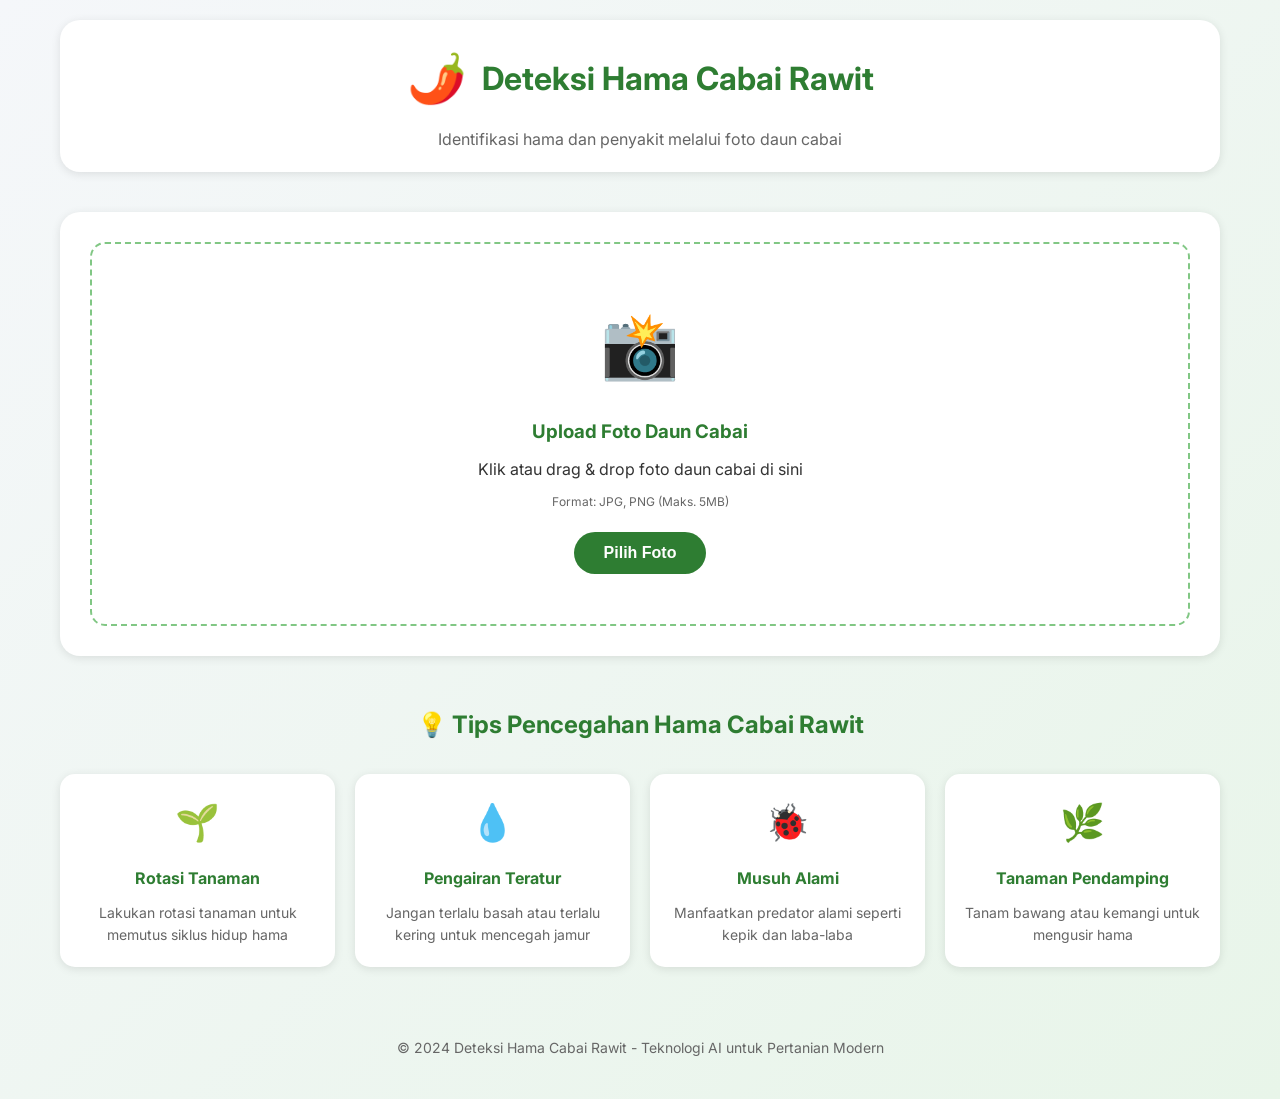
<file: index.html>
<!DOCTYPE html>
<html lang="id">
<head>
    <meta charset="UTF-8">
    <meta name="viewport" content="width=device-width, initial-scale=1.0">
    <title>Deteksi Hama Cabai Rawit - AI Pest Detection</title>
    <link rel="stylesheet" href="style.css">
    <link href="https://fonts.googleapis.com/css2?family=Inter:wght@300;400;500;600;700&display=swap" rel="stylesheet">
</head>
<body>
    <div class="container">
        <!-- Header -->
        <header>
            <div class="logo">
                <span class="logo-icon">🌶️</span>
                <h1>Deteksi Hama Cabai Rawit</h1>
            </div>
            <p class="subtitle">Identifikasi hama dan penyakit melalui foto daun cabai</p>
        </header>

        <!-- Main Content -->
        <main>
            <!-- Upload Section -->
            <div class="upload-section">
                <div class="upload-card">
                    <div class="upload-area" id="uploadArea">
                        <input type="file" id="imageInput" accept="image/*" hidden>
                        <div class="upload-icon">📸</div>
                        <h3>Upload Foto Daun Cabai</h3>
                        <p>Klik atau drag & drop foto daun cabai di sini</p>
                        <p class="format-hint">Format: JPG, PNG (Maks. 5MB)</p>
                        <button class="btn-primary" id="uploadBtn">Pilih Foto</button>
                    </div>
                </div>

                <!-- Preview Section -->
                <div class="preview-section" id="previewSection" style="display: none;">
                    <div class="preview-card">
                        <h3>Preview Gambar</h3>
                        <div class="image-preview">
                            <img id="previewImage" alt="Preview">
                        </div>
                        <div class="preview-actions">
                            <button class="btn-secondary" id="changeImageBtn">Ganti Foto</button>
                            <button class="btn-primary" id="analyzeBtn">Analisis dengan AI</button>
                        </div>
                    </div>
                </div>
            </div>

            <!-- Loading Section -->
            <div class="loading-section" id="loadingSection" style="display: none;">
                <div class="loader"></div>
                <p>AI sedang menganalisis gambar...</p>
                <p class="loading-subtitle">Mohon tunggu sebentar</p>
            </div>

            <!-- Result Section -->
            <div class="result-section" id="resultSection" style="display: none;">
                <div class="result-card">
                    <div class="result-header">
                        <span class="result-icon" id="resultIcon"></span>
                        <h2>Hasil Deteksi</h2>
                    </div>
                    
                    <div class="result-content">
                        <div class="pest-info">
                            <div class="info-row">
                                <span class="label">Jenis Hama/Penyakit:</span>
                                <span class="value pest-name" id="pestName"></span>
                            </div>
                            <div class="info-row">
                                <span class="label">Tingkat Keyakinan:</span>
                                <div class="confidence-container">
                                    <span class="value" id="confidence"></span>
                                    <div class="confidence-bar">
                                        <div class="confidence-fill" id="confidenceFill"></div>
                                    </div>
                                </div>
                            </div>
                            <div class="info-row">
                                <span class="label">Deskripsi:</span>
                                <span class="value" id="description"></span>
                            </div>
                            <div class="info-row">
                                <span class="label">Penanganan:</span>
                                <span class="value" id="handling"></span>
                            </div>
                            <div class="info-row">
                                <span class="label">Rekomendasi Pestisida:</span>
                                <span class="value pesticide" id="pesticide"></span>
                            </div>
                        </div>
                    </div>
                    
                    <div class="result-actions">
                        <button class="btn-secondary" id="resetBtn">Deteksi Lagi</button>
                    </div>
                </div>
            </div>

            <!-- Tips Section -->
            <div class="tips-section">
                <h3>💡 Tips Pencegahan Hama Cabai Rawit</h3>
                <div class="tips-grid">
                    <div class="tip-card">
                        <span class="tip-icon">🌱</span>
                        <h4>Rotasi Tanaman</h4>
                        <p>Lakukan rotasi tanaman untuk memutus siklus hidup hama</p>
                    </div>
                    <div class="tip-card">
                        <span class="tip-icon">💧</span>
                        <h4>Pengairan Teratur</h4>
                        <p>Jangan terlalu basah atau terlalu kering untuk mencegah jamur</p>
                    </div>
                    <div class="tip-card">
                        <span class="tip-icon">🐞</span>
                        <h4>Musuh Alami</h4>
                        <p>Manfaatkan predator alami seperti kepik dan laba-laba</p>
                    </div>
                    <div class="tip-card">
                        <span class="tip-icon">🌿</span>
                        <h4>Tanaman Pendamping</h4>
                        <p>Tanam bawang atau kemangi untuk mengusir hama</p>
                    </div>
                </div>
            </div>
        </main>

        <footer>
            <p>&copy; 2024 Deteksi Hama Cabai Rawit - Teknologi AI untuk Pertanian Modern</p>
        </footer>
    </div>

    <script src="script.js"></script>
</body>
</html>
</file>
<file: style.css>
* {
    margin: 0;
    padding: 0;
    box-sizing: border-box;
}

:root {
    --primary-green: #2e7d32;
    --primary-light: #4caf50;
    --primary-dark: #1b5e20;
    --secondary-green: #81c784;
    --accent-yellow: #ffc107;
    --bg-light: #f5f5f5;
    --text-dark: #333;
    --text-gray: #666;
    --white: #fff;
    --shadow: 0 2px 10px rgba(0,0,0,0.1);
    --shadow-hover: 0 4px 20px rgba(0,0,0,0.15);
}

body {
    font-family: 'Inter', sans-serif;
    background: linear-gradient(135deg, #f5f7fa 0%, #e8f5e9 100%);
    color: var(--text-dark);
    line-height: 1.6;
}

.container {
    max-width: 1200px;
    margin: 0 auto;
    padding: 20px;
}

/* Header */
header {
    text-align: center;
    margin-bottom: 40px;
    padding: 20px;
    background: var(--white);
    border-radius: 20px;
    box-shadow: var(--shadow);
}

.logo {
    display: flex;
    align-items: center;
    justify-content: center;
    gap: 15px;
    margin-bottom: 10px;
}

.logo-icon {
    font-size: 48px;
}

h1 {
    font-size: 32px;
    color: var(--primary-green);
    font-weight: 700;
}

.subtitle {
    color: var(--text-gray);
    font-size: 16px;
}

/* Upload Section */
.upload-section {
    margin-bottom: 30px;
}

.upload-card, .preview-card, .result-card {
    background: var(--white);
    border-radius: 20px;
    padding: 30px;
    box-shadow: var(--shadow);
    transition: transform 0.3s, box-shadow 0.3s;
}

.upload-card:hover {
    transform: translateY(-5px);
    box-shadow: var(--shadow-hover);
}

.upload-area {
    text-align: center;
    padding: 50px;
    border: 2px dashed var(--secondary-green);
    border-radius: 15px;
    cursor: pointer;
    transition: all 0.3s;
}

.upload-area:hover {
    border-color: var(--primary-green);
    background: rgba(76, 175, 80, 0.05);
}

.upload-icon {
    font-size: 64px;
    margin-bottom: 20px;
}

.upload-area h3 {
    margin-bottom: 10px;
    color: var(--primary-green);
}

.format-hint {
    font-size: 12px;
    color: var(--text-gray);
    margin-top: 10px;
}

.btn-primary, .btn-secondary {
    padding: 12px 30px;
    border: none;
    border-radius: 25px;
    font-size: 16px;
    font-weight: 600;
    cursor: pointer;
    transition: all 0.3s;
    margin-top: 20px;
}

.btn-primary {
    background: var(--primary-green);
    color: var(--white);
}

.btn-primary:hover {
    background: var(--primary-dark);
    transform: translateY(-2px);
}

.btn-secondary {
    background: var(--secondary-green);
    color: var(--white);
}

.btn-secondary:hover {
    background: var(--primary-green);
    transform: translateY(-2px);
}

/* Preview Section */
.preview-section {
    margin-top: 20px;
}

.image-preview {
    text-align: center;
    margin: 20px 0;
}

.image-preview img {
    max-width: 100%;
    max-height: 400px;
    border-radius: 10px;
    box-shadow: var(--shadow);
}

.preview-actions {
    display: flex;
    gap: 15px;
    justify-content: center;
}

/* Loading Section */
.loading-section {
    text-align: center;
    padding: 50px;
    background: var(--white);
    border-radius: 20px;
    box-shadow: var(--shadow);
}

.loader {
    border: 4px solid var(--bg-light);
    border-top: 4px solid var(--primary-green);
    border-radius: 50%;
    width: 50px;
    height: 50px;
    animation: spin 1s linear infinite;
    margin: 0 auto 20px;
}

@keyframes spin {
    0% { transform: rotate(0deg); }
    100% { transform: rotate(360deg); }
}

.loading-subtitle {
    font-size: 14px;
    color: var(--text-gray);
    margin-top: 10px;
}

/* Result Section */
.result-header {
    display: flex;
    align-items: center;
    gap: 15px;
    margin-bottom: 25px;
    padding-bottom: 15px;
    border-bottom: 2px solid var(--secondary-green);
}

.result-icon {
    font-size: 32px;
}

.result-content {
    margin: 20px 0;
}

.info-row {
    margin-bottom: 20px;
    padding: 10px;
    background: var(--bg-light);
    border-radius: 10px;
}

.label {
    font-weight: 600;
    color: var(--primary-green);
    display: block;
    margin-bottom: 8px;
    font-size: 14px;
    text-transform: uppercase;
}

.value {
    color: var(--text-dark);
    line-height: 1.5;
}

.pest-name {
    font-size: 20px;
    font-weight: 700;
    color: var(--primary-dark);
}

.pesticide {
    color: var(--accent-yellow);
    font-weight: 600;
}

.confidence-container {
    width: 100%;
}

.confidence-bar {
    width: 100%;
    height: 10px;
    background: #e0e0e0;
    border-radius: 5px;
    overflow: hidden;
    margin-top: 10px;
}

.confidence-fill {
    height: 100%;
    background: linear-gradient(90deg, var(--primary-green), var(--primary-light));
    border-radius: 5px;
    transition: width 0.5s ease;
}

.result-actions {
    text-align: center;
    margin-top: 20px;
}

/* Tips Section */
.tips-section {
    margin-top: 50px;
}

.tips-section h3 {
    text-align: center;
    margin-bottom: 30px;
    font-size: 24px;
    color: var(--primary-green);
}

.tips-grid {
    display: grid;
    grid-template-columns: repeat(auto-fit, minmax(250px, 1fr));
    gap: 20px;
}

.tip-card {
    background: var(--white);
    padding: 20px;
    border-radius: 15px;
    text-align: center;
    box-shadow: var(--shadow);
    transition: transform 0.3s;
}

.tip-card:hover {
    transform: translateY(-5px);
}

.tip-icon {
    font-size: 36px;
    display: block;
    margin-bottom: 15px;
}

.tip-card h4 {
    margin-bottom: 10px;
    color: var(--primary-green);
}

.tip-card p {
    font-size: 14px;
    color: var(--text-gray);
}

/* Footer */
footer {
    margin-top: 50px;
    text-align: center;
    padding: 20px;
    color: var(--text-gray);
    font-size: 14px;
}

/* Responsive */
@media (max-width: 768px) {
    .container {
        padding: 10px;
    }
    
    h1 {
        font-size: 24px;
    }
    
    .upload-area {
        padding: 30px;
    }
    
    .preview-actions {
        flex-direction: column;
    }
    
    .tips-grid {
        grid-template-columns: 1fr;
    }
}
</file>
